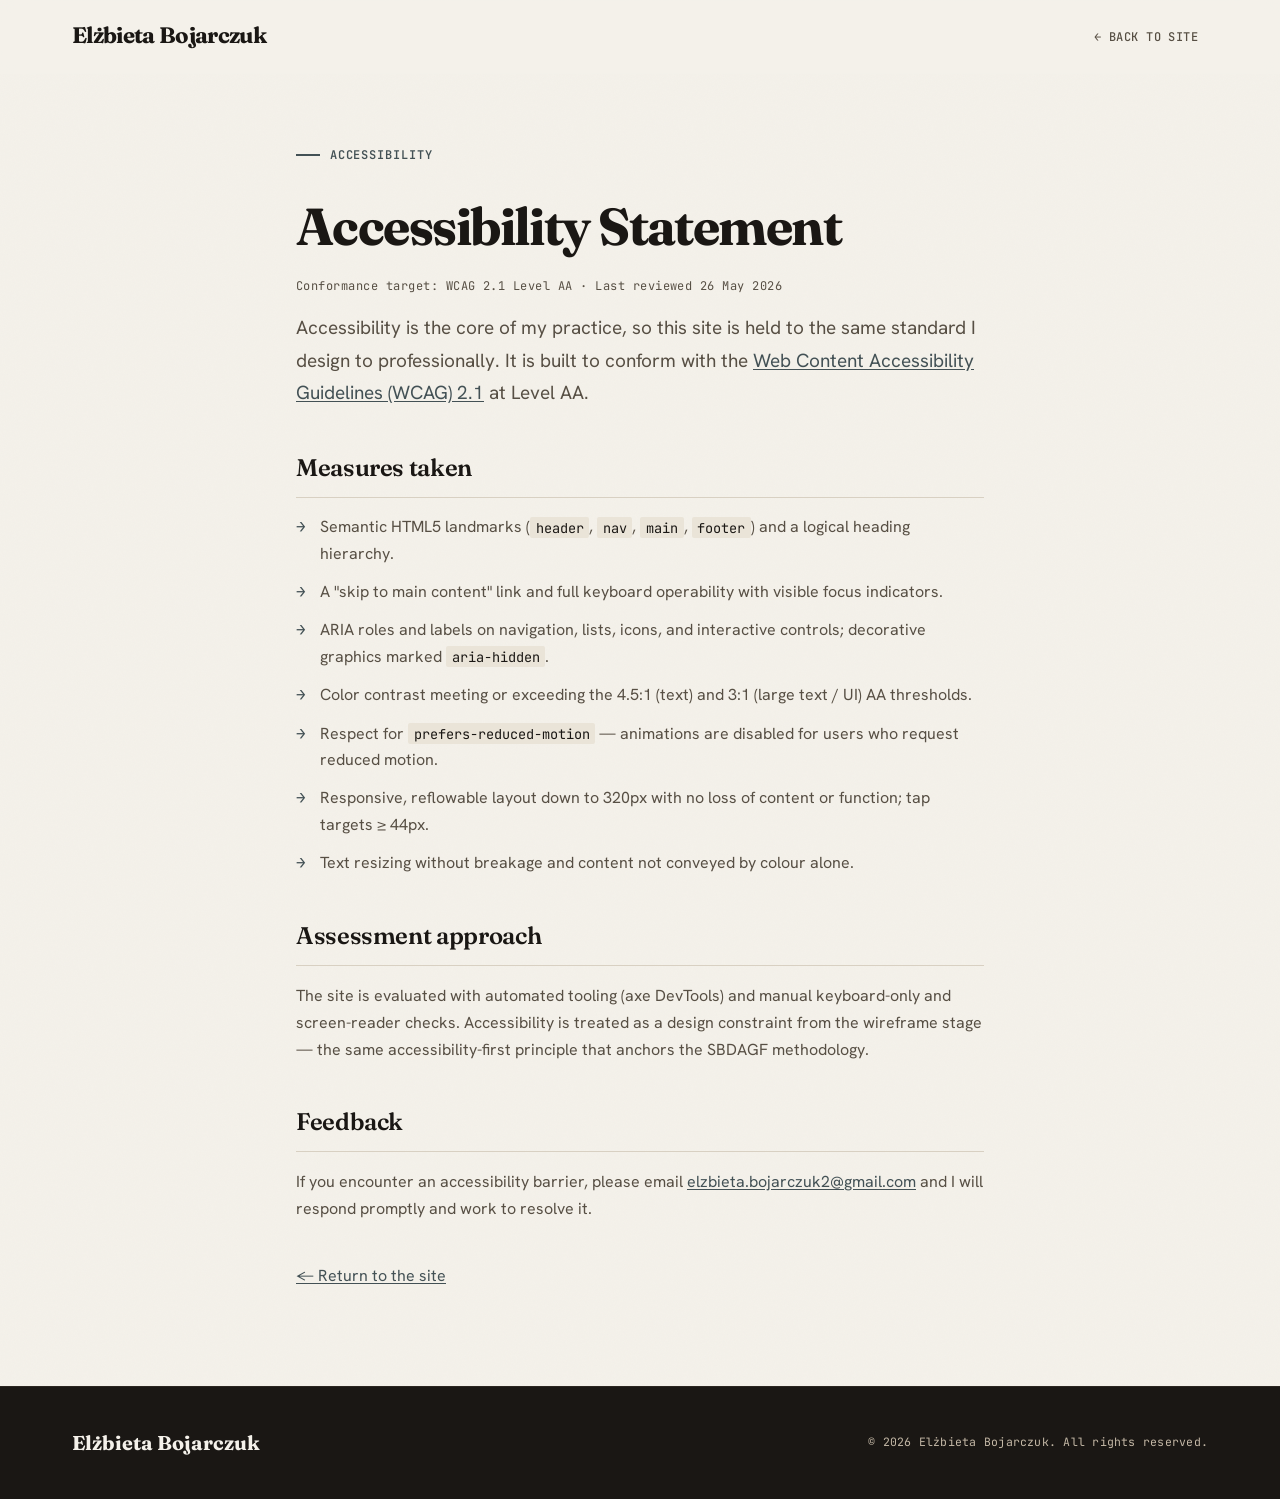
<file: accessibility.html>
<!DOCTYPE html>
<html lang="en">
<head>
  <meta charset="UTF-8">
  <meta name="viewport" content="width=device-width, initial-scale=1.0">
  <title>Accessibility Statement — Elżbieta Bojarczuk</title>
  <meta name="description" content="WCAG 2.1 Level AA accessibility statement for elzbietabojarczuk.github.io.">
  <link rel="canonical" href="https://elzbietabojarczuk.github.io/accessibility.html">
  <link rel="icon" type="image/svg+xml" href="favicon.svg">
  <link rel="preconnect" href="https://fonts.googleapis.com">
  <link rel="preconnect" href="https://fonts.gstatic.com" crossorigin>
  <link href="https://fonts.googleapis.com/css2?family=Fraunces:ital,opsz,wght@0,9..144,600;0,9..144,700;0,9..144,900;1,9..144,600&family=Hanken+Grotesk:wght@400;500;600;700&family=JetBrains+Mono:wght@400;500;600&display=swap" rel="stylesheet">
  <link rel="stylesheet" href="style.css">
</head>
<body>
  <a href="#main" class="skip-link">Skip to main content</a>
  <header class="site-header" role="banner">
    <nav class="nav" aria-label="Main navigation">
      <a href="index.html" class="nav-logo">Elżbieta Bojarczuk</a>
      <ul class="nav-links" role="list">
        <li><a href="index.html">← Back to site</a></li>
      </ul>
    </nav>
  </header>

  <main id="main" class="doc-page">
    <div class="container doc-narrow">
      <div class="section-label" data-index="§">Accessibility</div>
      <h1 class="doc-title">Accessibility Statement</h1>
      <p class="doc-meta">Conformance target: WCAG 2.1 Level AA · Last reviewed 26 May 2026</p>

      <p class="lead">Accessibility is the core of my practice, so this site is held to the same standard I design to professionally. It is built to conform with the <a href="https://www.w3.org/TR/WCAG21/" target="_blank" rel="noopener noreferrer">Web Content Accessibility Guidelines (WCAG) 2.1</a> at Level AA.</p>

      <h2 class="doc-h2">Measures taken</h2>
      <ul class="doc-list">
        <li>Semantic HTML5 landmarks (<code>header</code>, <code>nav</code>, <code>main</code>, <code>footer</code>) and a logical heading hierarchy.</li>
        <li>A "skip to main content" link and full keyboard operability with visible focus indicators.</li>
        <li>ARIA roles and labels on navigation, lists, icons, and interactive controls; decorative graphics marked <code>aria-hidden</code>.</li>
        <li>Color contrast meeting or exceeding the 4.5:1 (text) and 3:1 (large text / UI) AA thresholds.</li>
        <li>Respect for <code>prefers-reduced-motion</code> — animations are disabled for users who request reduced motion.</li>
        <li>Responsive, reflowable layout down to 320px with no loss of content or function; tap targets ≥ 44px.</li>
        <li>Text resizing without breakage and content not conveyed by colour alone.</li>
      </ul>

      <h2 class="doc-h2">Assessment approach</h2>
      <p>The site is evaluated with automated tooling (axe DevTools) and manual keyboard-only and screen-reader checks. Accessibility is treated as a design constraint from the wireframe stage — the same accessibility-first principle that anchors the SBDAGF methodology.</p>

      <h2 class="doc-h2">Feedback</h2>
      <p>If you encounter an accessibility barrier, please email <a href="mailto:elzbieta.bojarczuk2@gmail.com">elzbieta.bojarczuk2@gmail.com</a> and I will respond promptly and work to resolve it.</p>

      <p class="doc-back"><a href="index.html">← Return to the site</a></p>
    </div>
  </main>

  <footer class="site-footer" role="contentinfo">
    <div class="container footer-inner">
      <span class="footer-logo">Elżbieta Bojarczuk</span>
      <p>&copy; 2026 Elżbieta Bojarczuk. All rights reserved.</p>
    </div>
  </footer>
</body>
</html>
</file>
<file: style.css>
/* ══════════════════════════════════════════
   Elżbieta Bojarczuk — Personal Website
   style.css  ·  v3.0 — Editorial Minimalist
   Warm paper · ink · single ochre accent
   ══════════════════════════════════════════ */

/* ── Tokens ── */
:root {
  --c-bg:        #f4f1ea;
  --c-bg-alt:    #eae4d8;
  --c-surface:   #fbfaf6;
  --c-ink:       #1a1714;
  --c-ink-soft:  #2b2620;
  --c-muted:     #574f44;
  --c-faint:     #6b6256;   /* AA: ~5.1:1 on cream — for small text on light bg */
  --c-faint-dk:  #c4b8a6;   /* faint for use on dark/ink backgrounds */
  --c-rule:      #d8d0c2;
  --c-rule-strong: #8f8470;  /* AA 3:1 on cream — interactive component borders */
  --c-rule-on-ink: #7c7264;  /* AA 3:1 on ink */
  --c-rule-soft: #e6dfd2;

  --c-accent:    #435155;   /* Narragansett Green HC-157 — AA ~6.8:1 on cream */
  --c-accent-h:  #364348;
  --c-accent-on-ink: #b8c8cc; /* light teal, AA on ink backgrounds */
  --c-accent-wash: #e5eaeb;   /* light teal wash */
  --c-narragansett:   #435155;   /* BM Narragansett Green HC-157 */
  --c-narragansett-h: #364348;
  --c-raindance:      #a7b3aa;   /* BM Raindance 1572 */

  --ff-display: 'Fraunces', Georgia, 'Times New Roman', serif;
  --ff-body:    'Hanken Grotesk', -apple-system, BlinkMacSystemFont, 'Segoe UI', sans-serif;
  --ff-mono:    'JetBrains Mono', ui-monospace, 'SFMono-Regular', Menlo, monospace;

  --r-sm: 2px;
  --r-md: 3px;

  --ease-smooth: cubic-bezier(0.16, 1, 0.3, 1);

  --maxw: 76rem;
}

/* ── Reset ── */
*, *::before, *::after { box-sizing: border-box; margin: 0; padding: 0; }

html {
  scroll-behavior: smooth;
  scroll-padding-top: 5rem;
  -webkit-text-size-adjust: 100%;
}

body {
  font-family: var(--ff-body);
  font-size: 1rem;
  line-height: 1.6;
  color: var(--c-ink);
  background: var(--c-bg);
  -webkit-font-smoothing: antialiased;
  -moz-osx-font-smoothing: grayscale;
  overflow-x: hidden;
  /* faint paper grain — no gradients, no orbs */
  background-image: url("data:image/svg+xml,%3Csvg xmlns='http://www.w3.org/2000/svg' width='120' height='120'%3E%3Cfilter id='n'%3E%3CfeTurbulence type='fractalNoise' baseFrequency='0.9' numOctaves='2' stitchTiles='stitch'/%3E%3C/filter%3E%3Crect width='120' height='120' filter='url(%23n)' opacity='0.025'/%3E%3C/svg%3E");
}

img, svg { display: block; max-width: 100%; }
a { color: inherit; }
ol, ul { list-style: none; }
button { font-family: inherit; }
::selection { background: var(--c-accent); color: #fff; }

/* ── Skip link ── */
.skip-link {
  position: absolute;
  top: -200%;
  left: 1rem;
  background: var(--c-ink);
  color: var(--c-bg);
  padding: 0.6rem 1.25rem;
  border-radius: var(--r-sm);
  font-weight: 600;
  text-decoration: none;
  z-index: 9999;
  transition: top 0.2s;
}
.skip-link:focus { top: 1rem; }

/* ── Layout ── */
.container {
  max-width: var(--maxw);
  margin: 0 auto;
  padding: 0 2.5rem;
}

/* ── Focus ── */
*:focus-visible {
  outline: 2px solid var(--c-narragansett);
  outline-offset: 3px;
  border-radius: var(--r-sm);
}
/* focus contrast on dark sections */
.contact-section *:focus-visible,
.site-footer *:focus-visible { outline-color: var(--c-accent-on-ink); }

/* ══ HEADER ══════════════════════════════ */

.site-header {
  position: sticky;
  top: 0;
  z-index: 200;
  background: rgba(244, 241, 234, 0.85);
  backdrop-filter: blur(12px) saturate(140%);
  -webkit-backdrop-filter: blur(12px) saturate(140%);
  border-bottom: 1px solid transparent;
  transition: border-color 0.3s, background 0.3s;
}
.site-header.scrolled {
  border-bottom-color: var(--c-rule);
}

.nav {
  max-width: var(--maxw);
  margin: 0 auto;
  padding: 1.15rem 2.5rem;
  display: flex;
  align-items: center;
  justify-content: space-between;
}

.nav-logo {
  font-family: var(--ff-display);
  font-size: 1.4rem;
  font-weight: 700;
  color: var(--c-ink);
  letter-spacing: -0.03em;
  text-decoration: none;
  transition: color 0.2s;
}
.nav-logo:hover { color: var(--c-narragansett); }

.nav-links {
  display: flex;
  gap: 0.5rem;
}
.nav-links a {
  text-decoration: none;
  color: var(--c-muted);
  font-family: var(--ff-mono);
  font-weight: 500;
  font-size: 0.75rem;
  letter-spacing: 0.04em;
  text-transform: uppercase;
  padding: 0.4rem 0.6rem;
  position: relative;
  transition: color 0.2s;
}
.nav-links a::after {
  content: '';
  position: absolute;
  left: 0.6rem;
  right: 0.6rem;
  bottom: 0.15rem;
  height: 1.5px;
  background: var(--c-accent);
  transform: scaleX(0);
  transform-origin: left;
  transition: transform 0.25s var(--ease-smooth);
}
.nav-links a:hover,
.nav-links a.active { color: var(--c-ink); }
.nav-links a:hover::after,
.nav-links a.active::after { transform: scaleX(1); }

.nav-toggle {
  display: none;
  flex-direction: column;
  gap: 5px;
  background: none;
  border: none;
  cursor: pointer;
  padding: 0.5rem;
}
.nav-toggle span {
  display: block;
  width: 22px;
  height: 2px;
  background: var(--c-ink);
  transition: transform 0.3s var(--ease-smooth), opacity 0.3s;
}
.nav-toggle[aria-expanded="true"] span:nth-child(1) { transform: translateY(7px) rotate(45deg); }
.nav-toggle[aria-expanded="true"] span:nth-child(2) { opacity: 0; }
.nav-toggle[aria-expanded="true"] span:nth-child(3) { transform: translateY(-7px) rotate(-45deg); }

/* ══ HERO ═══════════════════════════════ */

.hero {
  position: relative;
  min-height: 90vh;
  display: flex;
  flex-direction: column;
  justify-content: center;
  background: var(--c-bg);
  overflow: hidden;
  padding: 5rem 0 3rem;
  border-bottom: 1px solid var(--c-rule);
}

/* oversized faint editorial watermark — replaces glowing orbs */
.hero-mark {
  position: absolute;
  right: -2vw;
  bottom: -8vh;
  font-family: var(--ff-display);
  font-weight: 900;
  font-size: 46vw;
  line-height: 0.8;
  color: var(--c-ink);
  opacity: 0.035;
  letter-spacing: -0.05em;
  pointer-events: none;
  user-select: none;
  z-index: 0;
}

.hero-rule {
  position: relative;
  z-index: 1;
  display: flex;
  justify-content: space-between;
  align-items: baseline;
  gap: 1rem;
  flex-wrap: wrap;
  font-family: var(--ff-mono);
  font-size: 0.72rem;
  letter-spacing: 0.08em;
  text-transform: uppercase;
  color: var(--c-faint);
  padding-bottom: 1.5rem;
  margin-bottom: 3rem;
  border-bottom: 1px solid var(--c-rule);
}
.hero-rule .accent { color: var(--c-accent); }

.hero-layout {
  position: relative;
  z-index: 1;
}

.hero-kicker {
  font-family: var(--ff-mono);
  font-size: 0.8rem;
  font-weight: 500;
  color: var(--c-accent);
  letter-spacing: 0.12em;
  text-transform: uppercase;
  margin-bottom: 1.25rem;
}

.hero h1 {
  font-family: var(--ff-display);
  font-size: clamp(3rem, 9vw, 7.5rem);
  font-weight: 900;
  line-height: 0.92;
  letter-spacing: -0.04em;
  color: var(--c-ink);
  margin-bottom: 1.5rem;
}
.hero h1 .amp {
  font-style: italic;
  font-weight: 600;
}

.hero-role {
  font-family: var(--ff-display);
  font-size: clamp(1.25rem, 2.4vw, 1.75rem);
  font-style: italic;
  font-weight: 600;
  color: var(--c-ink-soft);
  margin-bottom: 1.5rem;
}
.hero-role::before {
  content: '';
  display: inline-block;
  width: 2.5rem;
  height: 1px;
  background: var(--c-accent);
  vertical-align: middle;
  margin-right: 0.85rem;
}

.hero-tagline {
  font-size: 1.125rem;
  color: var(--c-muted);
  line-height: 1.7;
  max-width: 40rem;
  margin-bottom: 2.5rem;
}

.hero-cta {
  display: flex;
  gap: 1rem;
  flex-wrap: wrap;
}

/* Metric strip (replaces floating stat cards) */
.hero-stats {
  position: relative;
  z-index: 1;
  display: grid;
  grid-template-columns: repeat(4, 1fr);
  margin-top: 4rem;
  border-top: 1px solid var(--c-rule);
}

.stat-card {
  padding: 1.5rem 1.5rem 0;
  border-left: 1px solid var(--c-rule);
  transition: background 0.25s;
}
.stat-card:hover { background: rgba(67, 81, 85, 0.04); }
.stat-card:first-child { border-left: none; padding-left: 0; }

.stat-number {
  display: block;
  font-family: var(--ff-display);
  font-size: clamp(2.25rem, 4vw, 3.25rem);
  font-weight: 700;
  color: var(--c-ink);
  line-height: 1;
  letter-spacing: -0.02em;
  margin-bottom: 0.6rem;
}
.stat-label {
  display: block;
  font-family: var(--ff-mono);
  font-size: 0.7rem;
  font-weight: 500;
  letter-spacing: 0.06em;
  text-transform: uppercase;
  color: var(--c-faint);
}
/* word-based stats (e.g. "Worldwide") sit smaller than numeric ones */
.stat-number.is-word {
  font-size: clamp(1.5rem, 3.2vw, 2.25rem);
  font-style: italic;
}

/* Scroll hint */
.scroll-hint {
  position: absolute;
  bottom: 1.5rem;
  left: 50%;
  transform: translateX(-50%);
  color: var(--c-faint);
  display: flex;
  align-items: center;
  justify-content: center;
  width: 2.25rem;
  height: 2.25rem;
  text-decoration: none;
  animation: bounce 2.5s ease-in-out infinite;
  transition: color 0.2s;
  z-index: 1;
}
.scroll-hint:hover { color: var(--c-narragansett); }

@keyframes bounce {
  0%, 100% { transform: translateX(-50%) translateY(0); }
  50%      { transform: translateX(-50%) translateY(6px); }
}

/* ══ BUTTONS ═════════════════════════════ */

.btn {
  display: inline-flex;
  align-items: center;
  gap: 0.6rem;
  padding: 0.9rem 1.75rem;
  border-radius: var(--r-sm);
  font-family: var(--ff-mono);
  font-weight: 600;
  font-size: 0.8rem;
  letter-spacing: 0.04em;
  text-transform: uppercase;
  text-decoration: none;
  border: 1.5px solid var(--c-ink);
  cursor: pointer;
  position: relative;
  transition: background 0.22s var(--ease-smooth), color 0.22s, border-color 0.22s, transform 0.22s;
  min-height: 44px;
  white-space: nowrap;
}
.btn-primary {
  background: var(--c-ink);
  color: var(--c-bg);
}
.btn-primary:hover, .btn-primary:focus-visible {
  background: var(--c-narragansett);
  border-color: var(--c-narragansett);
  transform: translateY(-2px);
}
.btn-outline {
  background: transparent;
  color: var(--c-ink);
  border-color: var(--c-rule-strong);
}
.btn-outline:hover, .btn-outline:focus-visible {
  border-color: var(--c-raindance);
  color: var(--c-narragansett);
  transform: translateY(-2px);
}

/* ══ SECTIONS ════════════════════════════ */

.section {
  padding: 7rem 0;
  border-bottom: 1px solid var(--c-rule);
}
.section-alt {
  background: var(--c-bg-alt);
}

.section-label {
  font-family: var(--ff-mono);
  font-size: 0.75rem;
  font-weight: 600;
  letter-spacing: 0.08em;
  text-transform: uppercase;
  color: var(--c-accent);
  margin-bottom: 1.25rem;
  display: flex;
  align-items: center;
  gap: 0.6rem;
}
/* leading accent tick replaces numeric index */
.section-label::before {
  content: '';
  width: 1.5rem;
  height: 2px;
  background: var(--c-accent);
}

.section-heading {
  font-family: var(--ff-display);
  font-size: clamp(2.25rem, 4.5vw, 3.75rem);
  font-weight: 700;
  line-height: 1.05;
  letter-spacing: -0.03em;
  color: var(--c-ink);
  margin-bottom: 3rem;
}
.section-heading em {
  font-style: italic;
  font-weight: 600;
  color: var(--c-accent);
}

.subsection-heading {
  font-family: var(--ff-display);
  font-size: 1.5rem;
  font-weight: 600;
  letter-spacing: -0.015em;
  margin-top: 4rem;
  margin-bottom: 1.75rem;
  color: var(--c-ink);
  padding-bottom: 0.75rem;
  border-bottom: 1px solid var(--c-rule);
}

.lead {
  font-size: 1.1875rem;
  line-height: 1.7;
  color: var(--c-ink-soft);
}

/* ══ ABOUT ═══════════════════════════════ */

.about-grid {
  display: grid;
  grid-template-columns: 1fr 22rem;
  gap: 4rem;
  align-items: start;
}

.about-text p {
  color: var(--c-muted);
  margin-bottom: 1.1rem;
  line-height: 1.75;
}
.about-text p:last-child { margin-bottom: 0; }
.about-text .lead { color: var(--c-ink-soft); }
.about-text strong { color: var(--c-ink); font-weight: 600; }

.about-badges {
  display: flex;
  flex-wrap: wrap;
  gap: 0.5rem;
  margin-top: 1.75rem;
}

.badge {
  font-family: var(--ff-mono);
  font-size: 0.7rem;
  font-weight: 500;
  letter-spacing: 0.03em;
  padding: 0.4rem 0.75rem;
  border-radius: var(--r-sm);
  background: transparent;
  color: var(--c-ink-soft);
  border: 1px solid var(--c-rule);
}

.about-highlights {
  display: flex;
  flex-direction: column;
}

.highlight-card {
  background: transparent;
  border-top: 1px solid var(--c-rule);
  padding: 1.5rem 0;
  display: grid;
  grid-template-columns: auto 1fr;
  grid-template-rows: auto auto;
  column-gap: 1rem;
  align-items: center;
  transition: padding-left 0.25s var(--ease-smooth), border-top-color 0.25s;
}
.highlight-card--labeled {
  grid-template-rows: auto auto auto;
  position: relative;
  padding-top: 2rem;
}
.highlight-card--labeled .highlight-icon {
  grid-row: span 3;
}
.about-highlights .highlight-card:last-child { border-bottom: 1px solid var(--c-rule); }
.highlight-card:hover { padding-left: 0.5rem; border-top-color: var(--c-raindance); }

.highlight-icon {
  grid-row: span 2;
  width: 2.5rem;
  height: 2.5rem;
  border: 1px solid var(--c-rule);
  border-radius: var(--r-sm);
  color: var(--c-accent);
  display: flex;
  align-items: center;
  justify-content: center;
}

.highlight-number {
  font-family: var(--ff-display);
  font-size: 1.875rem;
  font-weight: 700;
  color: var(--c-ink);
  line-height: 1;
}
.highlight-label {
  position: absolute;
  top: 0;
  left: 0;
  transform: translateY(-50%);
  background: var(--c-bg);
  padding-right: 0.75rem;
  font-family: var(--ff-display);
  font-style: italic;
  font-size: 0.6875rem;
  font-weight: 600;
  letter-spacing: 0.04em;
  text-transform: uppercase;
  color: var(--c-accent);
  line-height: 1;
}
.highlight-text {
  font-size: 0.8125rem;
  color: var(--c-muted);
  line-height: 1.35;
}

/* ══ TIMELINE ════════════════════════════ */

.timeline {
  position: relative;
  padding-left: 2.5rem;
}
.timeline::before {
  content: '';
  position: absolute;
  left: 0.3125rem;
  top: 0.5rem;
  bottom: 0.5rem;
  width: 1px;
  background: var(--c-rule);
}

.timeline-item {
  position: relative;
  padding-bottom: 3.5rem;
  transition: padding-left 0.3s var(--ease-smooth);
}
.timeline-item:hover { padding-left: 0.5rem; }
.timeline-item:hover .timeline-dot { background: var(--c-narragansett); border-color: var(--c-narragansett); }
.timeline-item:hover .timeline-role { color: var(--c-narragansett); }
.timeline-item:last-child { padding-bottom: 0; }

.timeline-dot {
  position: absolute;
  left: -2.5rem;
  top: 0.4rem;
  transition: background 0.3s, border-color 0.3s;
  width: 11px;
  height: 11px;
  background: var(--c-accent);
  border-radius: 50%;
  z-index: 1;
}

.timeline-meta {
  display: flex;
  align-items: center;
  gap: 1rem;
  flex-wrap: wrap;
  margin-bottom: 0.6rem;
}

.timeline-date {
  font-family: var(--ff-mono);
  font-size: 0.72rem;
  font-weight: 600;
  color: var(--c-accent);
  text-transform: uppercase;
  letter-spacing: 0.05em;
}

.timeline-company {
  font-family: var(--ff-mono);
  font-size: 0.72rem;
  font-weight: 500;
  letter-spacing: 0.03em;
  color: var(--c-faint);
}
.timeline-company::before {
  content: '— ';
}

.timeline-role {
  font-family: var(--ff-display);
  font-size: 1.5rem;
  font-weight: 700;
  transition: color 0.3s;
  letter-spacing: -0.015em;
  color: var(--c-ink);
  margin-bottom: 0.75rem;
}

.timeline-body > p {
  color: var(--c-muted);
  line-height: 1.75;
  margin-bottom: 1.25rem;
  max-width: 44rem;
}

.achievement-label {
  font-family: var(--ff-mono);
  font-size: 0.7rem;
  font-weight: 600;
  letter-spacing: 0.08em;
  text-transform: uppercase;
  color: var(--c-accent);
  margin-bottom: 0.75rem;
}

.achievement-list {
  display: flex;
  flex-direction: column;
  gap: 0.6rem;
}
.achievement-list li {
  position: relative;
  padding-left: 1.5rem;
  color: var(--c-muted);
  font-size: 0.9375rem;
  line-height: 1.6;
}
.achievement-list li::before {
  content: '→';
  position: absolute;
  left: 0;
  top: 0;
  color: var(--c-accent);
  font-family: var(--ff-mono);
}
.achievement-list strong { color: var(--c-ink); font-weight: 600; }

/* ══ SBDAGF ══════════════════════════════ */

.sbdagf-section { background: var(--c-surface); }

.sbdagf-intro {
  max-width: 54rem;
  margin: 0 auto 3rem;
  text-align: center;
}
.sbdagf-intro .section-label { display: inline-flex; }
.sbdagf-intro .section-heading { margin-bottom: 0.75rem; }

.sbdagf-full-name {
  font-family: var(--ff-display);
  font-style: italic;
  font-size: 1.25rem;
  color: var(--c-ink-soft);
  margin-bottom: 0.75rem;
}

.sbdagf-license {
  font-family: var(--ff-mono);
  font-size: 0.72rem;
  letter-spacing: 0.04em;
  text-transform: uppercase;
  color: var(--c-faint);
  margin-bottom: 1.75rem;
}
.sbdagf-license a { color: var(--c-accent); text-decoration: underline; text-underline-offset: 2px; }

.sbdagf-lead {
  max-width: 46rem;
  margin: 0 auto;
}

/* PDF download CTA — primary black button, single row */
.pdf-download {
  display: inline-flex;
  align-items: center;
  gap: 0.8rem;
  margin: 2.25rem auto 0;
  padding: 1.2rem 2.25rem;
  text-decoration: none;
  color: var(--c-bg);
  background: var(--c-ink);
  border: 1.5px solid var(--c-ink);
  border-radius: var(--r-sm);
  position: relative;
  min-height: 56px;
  transition: background 0.25s var(--ease-smooth), border-color 0.25s, transform 0.25s var(--ease-smooth);
}
.pdf-download:hover,
.pdf-download:focus-visible {
  background: var(--c-narragansett);
  border-color: var(--c-narragansett);
  transform: translateY(-2px);
}

.pdf-download-icon {
  flex: none;
  align-self: center;
  width: 24px;
  height: 24px;
  display: block;
}
.pdf-download:hover .pdf-download-icon { animation: nudge-down 0.6s var(--ease-smooth); }
@keyframes nudge-down {
  0%, 100% { transform: translateY(0); }
  50% { transform: translateY(3px); }
}

.pdf-download-label {
  align-self: center;
  line-height: 1;
  font-family: var(--ff-body);
  font-size: 1.0625rem;
  font-weight: 600;
  letter-spacing: 0.01em;
}
.pdf-download-meta {
  align-self: center;
  line-height: 1;
  font-family: var(--ff-mono);
  font-size: 0.7rem;
  letter-spacing: 0.06em;
  text-transform: uppercase;
  color: var(--c-rule);
  padding-left: 0.7rem;
  margin-left: 0.2rem;
  border-left: 1px solid rgba(255,255,255,0.25);
}

.sbdagf-stats {
  display: grid;
  grid-template-columns: repeat(3, 1fr);
  padding: 2.5rem 0;
  border-top: 1px solid var(--c-rule);
  border-bottom: 1px solid var(--c-rule);
  margin-bottom: 1rem;
}

.sbdagf-stat-item {
  text-align: center;
  padding: 0 1.5rem;
  border-left: 1px solid var(--c-rule);
}
.sbdagf-stat-item:first-child { border-left: none; }
.sbdagf-stat-num {
  display: block;
  font-family: var(--ff-display);
  font-size: 2.5rem;
  font-weight: 700;
  color: var(--c-ink);
  line-height: 1;
  letter-spacing: -0.02em;
}
.sbdagf-stat-desc {
  display: block;
  font-size: 0.8125rem;
  color: var(--c-muted);
  max-width: 13rem;
  margin: 0.6rem auto 0;
  line-height: 1.4;
}

/* Principles */
.principles-grid {
  display: grid;
  grid-template-columns: repeat(2, 1fr);
  gap: 1px;
  background: var(--c-rule);
  border: 1px solid var(--c-rule);
}
.principles-grid .principle-card:last-child {
  grid-column: span 2;
}

.principle-card {
  background: var(--c-surface);
  border: 1px solid transparent;
  padding: 2rem;
  transition: background 0.25s, border-color 0.25s, transform 0.25s var(--ease-smooth);
  position: relative;
}
.principle-card:hover { background: var(--c-bg); border-color: var(--c-raindance); transform: translateY(-2px); }

.principle-card--accent {
  background: var(--c-accent-wash);
  box-shadow: inset 3px 0 0 var(--c-accent);
}
.principle-card--accent:hover { background: var(--c-accent-wash); border-color: var(--c-raindance); }
.principle-card--accent h4 { color: var(--c-ink); }
.principle-card--accent p { color: var(--c-muted); }

.principle-num {
  font-family: var(--ff-mono);
  font-size: 0.8rem;
  font-weight: 600;
  color: var(--c-accent);
  letter-spacing: 0.05em;
  margin-bottom: 1rem;
  display: block;
}

.principle-card h4 {
  font-family: var(--ff-display);
  font-size: 1.1875rem;
  font-weight: 600;
  color: var(--c-ink);
  margin-bottom: 0.75rem;
  line-height: 1.2;
}
.principle-card p {
  font-size: 0.9375rem;
  color: var(--c-muted);
  line-height: 1.65;
}

/* Layers */
.layers-grid {
  display: grid;
  grid-template-columns: repeat(2, 1fr);
  gap: 1.5rem;
}

.layer-card {
  background: var(--c-bg);
  border: 1px solid var(--c-rule);
  border-radius: var(--r-sm);
  padding: 2rem;
}

.layer-badge {
  display: inline-block;
  font-family: var(--ff-mono);
  font-size: 0.7rem;
  font-weight: 600;
  text-transform: uppercase;
  letter-spacing: 0.06em;
  color: var(--c-accent);
  border: 1px solid var(--c-accent);
  padding: 0.25rem 0.6rem;
  border-radius: var(--r-sm);
  margin-bottom: 1rem;
}

.layer-card h4 {
  font-family: var(--ff-display);
  font-size: 1.25rem;
  font-weight: 600;
  margin-bottom: 0.5rem;
}

.layer-audience {
  font-size: 0.875rem;
  color: var(--c-faint);
  margin-bottom: 1.5rem;
  line-height: 1.5;
}

.flow-row {
  display: flex;
  align-items: center;
  gap: 0.5rem;
  flex-wrap: wrap;
}
.flow-step {
  font-family: var(--ff-mono);
  font-size: 0.75rem;
  font-weight: 500;
  color: var(--c-ink);
  padding: 0.35rem 0.6rem;
  border-radius: var(--r-sm);
  border: 1px solid var(--c-rule);
  white-space: nowrap;
}
.flow-arrow {
  color: var(--c-accent);
  font-family: var(--ff-mono);
}

/* Phases */
.phases-grid {
  display: grid;
  grid-template-columns: repeat(auto-fit, minmax(15rem, 1fr));
  gap: 1.5rem;
}

.phase-card {
  background: var(--c-bg);
  border-top: 2px solid var(--c-ink);
  padding: 1.5rem 0 0;
  transition: border-color 0.25s;
}
.phase-card:hover { border-color: var(--c-raindance); }

.phase-num {
  font-family: var(--ff-display);
  font-size: 2.5rem;
  font-weight: 700;
  color: var(--c-ink);
  line-height: 1;
  display: block;
  margin-bottom: 1rem;
  letter-spacing: -0.02em;
}
.phase-card:hover .phase-num { color: var(--c-narragansett); }

.phase-card h4 {
  font-family: var(--ff-display);
  font-size: 1.0625rem;
  font-weight: 600;
  color: var(--c-ink);
  margin-bottom: 0.5rem;
}
.phase-card p {
  font-size: 0.875rem;
  color: var(--c-muted);
  line-height: 1.65;
}

/* Audience */
.audience-grid {
  display: grid;
  grid-template-columns: repeat(auto-fit, minmax(14rem, 1fr));
  gap: 1px;
  background: var(--c-rule);
  border: 1px solid var(--c-rule);
}

.audience-card {
  background: var(--c-surface);
  padding: 1.75rem;
  transition: background 0.25s, transform 0.25s var(--ease-smooth);
}
.audience-card:hover { background: var(--c-bg); transform: translateY(-3px); }

.audience-icon {
  display: flex;
  align-items: center;
  justify-content: center;
  width: 2.5rem;
  height: 2.5rem;
  border-radius: 0.5rem;
  background: color-mix(in srgb, var(--c-accent) 10%, transparent);
  color: var(--c-accent);
  margin-bottom: 0.875rem;
}
.audience-icon svg { stroke: var(--c-accent); }

.audience-card h4 {
  font-family: var(--ff-display);
  font-size: 1.0625rem;
  font-weight: 600;
  color: var(--c-ink);
  margin-bottom: 0.5rem;
}
.audience-card p {
  font-size: 0.875rem;
  color: var(--c-muted);
  line-height: 1.65;
}

/* ══ SKILLS ══════════════════════════════ */

.skills-grid {
  display: grid;
  grid-template-columns: repeat(2, 1fr);
  gap: 3rem 4rem;
}

.skill-group h3 {
  font-family: var(--ff-mono);
  font-size: 0.72rem;
  font-weight: 600;
  color: var(--c-accent);
  margin-bottom: 1.25rem;
  text-transform: uppercase;
  letter-spacing: 0.08em;
  padding-bottom: 0.6rem;
  border-bottom: 1px solid var(--c-rule);
}

.tag-list {
  display: flex;
  flex-wrap: wrap;
  gap: 0.5rem;
}
.tag-list li {
  background: transparent;
  border: 1px solid var(--c-rule);
  border-radius: var(--r-sm);
  padding: 0.35rem 0.8rem;
  font-size: 0.875rem;
  font-weight: 500;
  color: var(--c-ink-soft);
  transition: border-color 0.2s, color 0.2s, background 0.2s;
}
.tag-list li:hover {
  border-color: var(--c-narragansett);
  background: var(--c-ink);
  color: var(--c-bg);
}

.skill-subheading {
  font-family: var(--ff-mono);
  font-size: 0.72rem;
  font-weight: 600;
  letter-spacing: 0.08em;
  text-transform: uppercase;
  color: var(--c-muted);
  margin-top: 2rem;
  margin-bottom: 0.75rem;
}

.education-list {
  display: flex;
  flex-direction: column;
  gap: 1rem;
}
.education-list li {
  display: flex;
  flex-direction: column;
}
.education-list strong {
  font-size: 0.9375rem;
  font-weight: 600;
  color: var(--c-ink);
}
.education-list span {
  font-size: 0.875rem;
  color: var(--c-faint);
}

/* ══ CONTACT ═════════════════════════════ */

.contact-section {
  background: var(--c-ink);
  color: var(--c-bg);
  border-bottom: none;
}
.contact-section .section-heading { color: var(--c-bg); }
.contact-section .section-heading em { color: var(--c-accent-on-ink); }
.contact-section .section-label { color: var(--c-accent-on-ink); }
.contact-section .section-label::before { background: var(--c-accent-on-ink); }
.contact-section .contact-label { color: var(--c-faint-dk); }

.contact-lead {
  font-size: 1.1875rem;
  color: var(--c-rule);
  max-width: 38rem;
  margin-bottom: 3rem;
  line-height: 1.7;
}

.contact-grid {
  display: grid;
  grid-template-columns: repeat(auto-fit, minmax(13rem, 1fr));
  gap: 1.5rem;
}

.contact-card {
  display: flex;
  flex-direction: column;
  align-items: flex-start;
  gap: 0.25rem;
  padding: 1.75rem;
  background: transparent;
  border: 1px solid var(--c-rule-on-ink);
  border-radius: var(--r-sm);
  text-decoration: none;
  transition: border-color 0.25s, transform 0.25s var(--ease-smooth), background 0.25s;
}
.contact-card:hover, .contact-card:focus-visible {
  border-color: var(--c-raindance);
  background: var(--c-ink-soft);
  transform: translateY(-3px);
}

.contact-icon-wrap {
  width: 2.5rem;
  height: 2.5rem;
  border-radius: var(--r-sm);
  border: 1px solid var(--c-ink-soft);
  color: var(--c-accent);
  display: flex;
  align-items: center;
  justify-content: center;
  margin-bottom: 1rem;
  transition: border-color 0.25s;
}
.contact-card:hover .contact-icon-wrap { border-color: var(--c-raindance); }

.contact-logo {
  width: 100%;
  height: 100%;
  object-fit: contain;
  padding: 3px;
  border-radius: 2px;
}

.contact-label {
  font-family: var(--ff-mono);
  font-size: 0.68rem;
  font-weight: 600;
  text-transform: uppercase;
  letter-spacing: 0.08em;
  color: var(--c-faint);
}
.contact-value {
  font-size: 0.9375rem;
  font-weight: 600;
  color: var(--c-bg);
  word-break: break-word;
}

/* ══ FOOTER ══════════════════════════════ */

.site-footer {
  padding: 2.5rem 0;
  background: var(--c-ink);
  border-top: 1px solid var(--c-ink-soft);
}

.footer-inner {
  display: flex;
  align-items: center;
  justify-content: space-between;
  gap: 1rem;
  flex-wrap: wrap;
}

.footer-logo {
  font-family: var(--ff-display);
  font-size: 1.25rem;
  font-weight: 700;
  color: var(--c-bg);
}

.footer-inner p {
  font-family: var(--ff-mono);
  font-size: 0.72rem;
  letter-spacing: 0.02em;
  color: var(--c-faint-dk);
}

.footer-note a {
  color: var(--c-accent-on-ink);
  text-decoration: underline;
  text-underline-offset: 2px;
}
.footer-note a:hover { color: var(--c-accent-on-ink); }

/* ══ CASE STUDIES ════════════════════════ */

.case-grid {
  display: grid;
  grid-template-columns: repeat(auto-fit, minmax(17rem, 1fr));
  gap: 1.5rem;
}
.case-card {
  display: flex;
  flex-direction: column;
  background: var(--c-surface);
  border: 1px solid var(--c-rule-strong);
  border-radius: var(--r-sm);
  padding: 1.75rem;
  transition: border-color 0.25s, transform 0.25s var(--ease-smooth);
}
.case-card:hover { border-color: var(--c-narragansett); transform: translateY(-3px); }
.case-tag {
  font-family: var(--ff-mono);
  font-size: 0.7rem;
  font-weight: 600;
  letter-spacing: 0.06em;
  text-transform: uppercase;
  color: var(--c-accent);
}
.case-card h3 {
  font-family: var(--ff-display);
  font-size: 1.25rem;
  font-weight: 600;
  letter-spacing: -0.015em;
  color: var(--c-ink);
  margin: 0.6rem 0 1rem;
}
.case-metric {
  padding: 0.9rem 0;
  border-top: 1px solid var(--c-rule);
  border-bottom: 1px solid var(--c-rule);
  margin-bottom: 1rem;
}
.case-metric-num {
  display: block;
  font-family: var(--ff-display);
  font-size: 1.75rem;
  font-weight: 700;
  color: var(--c-ink);
  line-height: 1.05;
  letter-spacing: -0.02em;
}
.case-metric-label {
  display: block;
  font-family: var(--ff-mono);
  font-size: 0.68rem;
  letter-spacing: 0.05em;
  text-transform: uppercase;
  color: var(--c-faint);
  margin-top: 0.3rem;
}
.case-card p { font-size: 0.9375rem; color: var(--c-muted); line-height: 1.65; }
.case-more {
  display: inline-block;
  margin-top: 1rem;
  font-family: var(--ff-mono);
  font-size: 0.72rem;
  font-weight: 600;
  letter-spacing: 0.04em;
  color: var(--c-accent);
  text-decoration: none;
}
.case-more:hover { text-decoration: underline; }

.case-chips {
  display: flex;
  flex-wrap: wrap;
  gap: 0.4rem;
  margin-top: 1.1rem;
}
.case-chips li {
  font-family: var(--ff-mono);
  font-size: 0.68rem;
  letter-spacing: 0.03em;
  color: var(--c-ink-soft);
  border: 1px solid var(--c-rule);
  border-radius: var(--r-sm);
  padding: 0.25rem 0.5rem;
}

.client-strip {
  margin-top: 3.5rem;
  padding-top: 1.75rem;
  border-top: 1px solid var(--c-rule);
}
.client-strip-label {
  display: block;
  font-family: var(--ff-mono);
  font-size: 0.7rem;
  letter-spacing: 0.08em;
  text-transform: uppercase;
  color: var(--c-faint);
  margin-bottom: 1rem;
}
.client-strip ul {
  display: flex;
  flex-wrap: wrap;
  gap: 0.6rem 1.5rem;
}
.client-strip li {
  font-family: var(--ff-display);
  font-size: 1.0625rem;
  font-weight: 600;
  color: var(--c-ink-soft);
}

/* ══ NATIONAL IMPACT ═════════════════════ */

.impact-lead { max-width: 50rem; margin-bottom: 2.5rem; }
.impact-grid {
  display: grid;
  grid-template-columns: repeat(auto-fit, minmax(16rem, 1fr));
  gap: 1.25rem;
}
.impact-card {
  background: var(--c-surface);
  border: 1px solid var(--c-rule);
  border-radius: var(--r-sm);
  padding: 1.75rem;
  display: flex;
  flex-direction: column;
  transition: border-color 0.25s, transform 0.25s var(--ease-smooth);
}
.impact-card:hover { border-color: var(--c-raindance); transform: translateY(-2px); }
.impact-num {
  font-family: var(--ff-display);
  font-size: 2.5rem;
  font-weight: 700;
  color: var(--c-ink);
  line-height: 1;
  letter-spacing: -0.02em;
  margin-bottom: 0.75rem;
}
.impact-card p { font-size: 0.9375rem; color: var(--c-muted); line-height: 1.6; flex: 1; }
.impact-source {
  font-family: var(--ff-mono);
  font-size: 0.68rem;
  letter-spacing: 0.03em;
  color: var(--c-accent);
  text-decoration: none;
  margin-top: 1rem;
}
.impact-source:hover, .impact-source:focus-visible { text-decoration: underline; text-underline-offset: 2px; }

.impact-callout {
  margin-top: 2rem;
  padding: 2rem 2.25rem;
  background: var(--c-accent-wash);
  box-shadow: inset 3px 0 0 var(--c-accent);
  border-radius: var(--r-sm);
}
.impact-callout h3 {
  font-family: var(--ff-display);
  font-size: 1.375rem;
  font-weight: 600;
  letter-spacing: -0.015em;
  color: var(--c-ink);
  margin-bottom: 0.6rem;
}
.impact-callout p { color: var(--c-ink-soft); line-height: 1.7; max-width: 52rem; }
.impact-a11y-note {
  margin-top: 1rem;
  font-family: var(--ff-mono);
  font-size: 0.78rem;
  color: var(--c-muted);
}
.impact-a11y-note a { color: var(--c-accent); text-decoration: none; }
.impact-a11y-note a:hover { text-decoration: underline; }

/* ══ RECOGNITION ═════════════════════════ */

.recognition-grid {
  display: grid;
  grid-template-columns: repeat(auto-fit, minmax(16rem, 1fr));
  gap: 1.25rem;
}
.rec-card {
  display: block;
  background: var(--c-surface);
  border: 1px solid var(--c-rule-strong);
  border-radius: var(--r-sm);
  padding: 1.5rem;
  text-decoration: none;
  color: inherit;
  transition: border-color 0.25s, transform 0.25s var(--ease-smooth);
}
a.rec-card:hover, a.rec-card:focus-visible { border-color: var(--c-raindance); transform: translateY(-3px); }
.rec-year {
  font-family: var(--ff-mono);
  font-size: 0.7rem;
  font-weight: 600;
  letter-spacing: 0.05em;
  text-transform: uppercase;
  color: var(--c-accent);
}
.rec-card h3 {
  font-family: var(--ff-display);
  font-size: 1.1875rem;
  font-weight: 600;
  color: var(--c-ink);
  margin: 0.5rem 0 0.5rem;
}
.rec-card p { font-size: 0.875rem; color: var(--c-muted); line-height: 1.6; }
.rec-go {
  display: inline-block;
  margin-top: 0.875rem;
  font-family: var(--ff-mono);
  font-size: 0.72rem;
  font-weight: 600;
  color: var(--c-accent);
}

.logo-wall {
  margin-top: 3.5rem;
  padding-top: 1.75rem;
  border-top: 1px solid var(--c-rule);
}
.logo-wall-label {
  display: block;
  font-family: var(--ff-mono);
  font-size: 0.7rem;
  letter-spacing: 0.08em;
  text-transform: uppercase;
  color: var(--c-faint);
  margin-bottom: 1.1rem;
}
.logo-wall ul {
  display: flex;
  flex-wrap: wrap;
  gap: 1rem 2.25rem;
  align-items: baseline;
}
.logo-wall li {
  font-family: var(--ff-display);
  font-size: 1.25rem;
  font-weight: 600;
  letter-spacing: -0.01em;
  color: var(--c-ink-soft);
}

/* ══ PUBLICATIONS ════════════════════════ */

.pub-list { display: flex; flex-direction: column; gap: 1.25rem; }
.pub-item {
  background: var(--c-surface);
  border: 1px solid var(--c-rule);
  border-radius: var(--r-sm);
  padding: 1.75rem;
  transition: border-color 0.25s, transform 0.25s var(--ease-smooth);
}
.pub-item:hover { border-color: var(--c-raindance); transform: translateY(-2px); }
.pub-meta {
  display: flex;
  gap: 0.75rem;
  align-items: center;
  font-family: var(--ff-mono);
  font-size: 0.7rem;
  letter-spacing: 0.05em;
  text-transform: uppercase;
  margin-bottom: 0.6rem;
}
.pub-type { color: var(--c-accent); font-weight: 600; }
.pub-date { color: var(--c-faint); }
.pub-item h3 {
  font-family: var(--ff-display);
  font-size: 1.25rem;
  font-weight: 600;
  letter-spacing: -0.015em;
  color: var(--c-ink);
  margin-bottom: 0.5rem;
}
.pub-item p { color: var(--c-muted); line-height: 1.65; }
.pub-actions { display: flex; flex-wrap: wrap; gap: 1.25rem; margin-top: 1rem; }
.pub-link {
  font-family: var(--ff-mono);
  font-size: 0.78rem;
  font-weight: 600;
  color: var(--c-accent);
  text-decoration: underline;
  text-underline-offset: 3px;
}
.pub-link:hover, .pub-link:focus-visible { color: var(--c-narragansett); }

.cite-block {
  margin-top: 2rem;
  background: var(--c-surface);
  border: 1px solid var(--c-rule);
  border-radius: var(--r-sm);
  padding: 1.75rem;
}
.cite-block h3 {
  font-family: var(--ff-display);
  font-size: 1.125rem;
  font-weight: 600;
  color: var(--c-ink);
  margin-bottom: 1rem;
}
.cite-block pre {
  background: var(--c-ink);
  color: var(--c-bg);
  border-radius: var(--r-sm);
  padding: 1.25rem;
  overflow-x: auto;
  font-family: var(--ff-mono);
  font-size: 0.8rem;
  line-height: 1.6;
}
.cite-note {
  font-family: var(--ff-mono);
  font-size: 0.72rem;
  color: var(--c-faint);
  margin-top: 0.875rem;
}
.cite-pre-wrap { position: relative; }
.cite-copy-btn {
  position: absolute;
  top: 0.6rem;
  right: 0.6rem;
  font-family: var(--ff-mono);
  font-size: 0.68rem;
  font-weight: 600;
  letter-spacing: 0.05em;
  text-transform: uppercase;
  color: var(--c-bg);
  background: transparent;
  border: 1px solid rgba(255,255,255,0.25);
  border-radius: var(--r-sm);
  padding: 0.2rem 0.6rem;
  cursor: pointer;
  transition: background 0.2s, border-color 0.2s;
}
.cite-copy-btn:hover { background: rgba(255,255,255,0.12); border-color: rgba(255,255,255,0.5); }
.cite-copy-btn.copied { color: var(--c-accent-on-ink); border-color: var(--c-accent-on-ink); }

/* ══ MENTORSHIP ══════════════════════════ */

.mentor-lead { max-width: 48rem; margin-bottom: 2rem; }
.mentor-stats {
  display: grid;
  grid-template-columns: repeat(5, 1fr);
  border-top: 1px solid var(--c-rule);
  border-bottom: 1px solid var(--c-rule);
  padding: 1.75rem 0;
  margin-bottom: 0.75rem;
}
.mentor-stat { text-align: center; padding: 0 1rem; border-left: 1px solid var(--c-rule); }
.mentor-stat:first-child { border-left: none; }
.mentor-stat-num {
  display: block;
  font-family: var(--ff-display);
  font-size: 2.5rem;
  font-weight: 700;
  color: var(--c-ink);
  line-height: 1;
  letter-spacing: -0.02em;
}
.mentor-stat-label {
  display: block;
  font-family: var(--ff-mono);
  font-size: 0.7rem;
  letter-spacing: 0.05em;
  text-transform: uppercase;
  color: var(--c-faint);
  margin-top: 0.5rem;
}
.mentor-source {
  font-family: var(--ff-mono);
  font-size: 0.72rem;
  color: var(--c-faint);
  margin-bottom: 2.5rem;
}
.mentor-source a { color: var(--c-accent); text-decoration: underline; text-underline-offset: 2px; }
.mentor-grid {
  display: grid;
  grid-template-columns: repeat(auto-fit, minmax(15rem, 1fr));
  gap: 1.25rem;
}
.mentor-card {
  background: var(--c-surface);
  border: 1px solid var(--c-rule);
  border-radius: var(--r-sm);
  border-top: 2px solid var(--c-ink);
  padding: 1.5rem;
  transition: border-color 0.25s, transform 0.25s var(--ease-smooth);
}
.mentor-card:hover { border-color: var(--c-raindance); transform: translateY(-2px); }
.mentor-card h3 {
  font-family: var(--ff-display);
  font-size: 1.125rem;
  font-weight: 600;
  color: var(--c-ink);
  margin-bottom: 0.5rem;
}
.mentor-card p { font-size: 0.9375rem; color: var(--c-muted); line-height: 1.6; }
.mentor-cta { margin-top: 2rem; }

/* ══ FOOTER NAV ══════════════════════════ */

.footer-nav {
  display: flex;
  flex-wrap: wrap;
  gap: 0.5rem 1.5rem;
  padding-bottom: 1.5rem;
  margin-bottom: 1.5rem;
  border-bottom: 1px solid var(--c-ink-soft);
}
.footer-nav a {
  font-family: var(--ff-mono);
  font-size: 0.72rem;
  letter-spacing: 0.04em;
  text-transform: uppercase;
  color: var(--c-faint-dk);
  text-decoration: none;
  transition: color 0.2s;
}
.footer-nav a:hover, .footer-nav a:focus-visible { color: var(--c-accent-on-ink); }

/* ══ DOC PAGES (accessibility / evidence) ═ */

.doc-page { padding: 4.5rem 0 5rem; }
.doc-narrow { max-width: 48rem; }
.doc-title {
  font-family: var(--ff-display);
  font-size: clamp(2.25rem, 5vw, 3.25rem);
  font-weight: 700;
  letter-spacing: -0.03em;
  color: var(--c-ink);
  margin-bottom: 0.5rem;
}
.doc-meta {
  font-family: var(--ff-mono);
  font-size: 0.75rem;
  letter-spacing: 0.04em;
  color: var(--c-faint);
  margin-bottom: 2rem;
}
.doc-page .lead { margin-bottom: 2rem; }
.doc-h2 {
  font-family: var(--ff-display);
  font-size: 1.5rem;
  font-weight: 600;
  letter-spacing: -0.015em;
  color: var(--c-ink);
  margin: 2.5rem 0 1rem;
  padding-bottom: 0.6rem;
  border-bottom: 1px solid var(--c-rule);
}
.doc-list { display: flex; flex-direction: column; gap: 0.75rem; margin: 0 0 1rem; }
.doc-list li {
  position: relative;
  padding-left: 1.5rem;
  color: var(--c-muted);
  line-height: 1.65;
}
.doc-list li::before {
  content: '→';
  position: absolute;
  left: 0;
  color: var(--c-accent);
  font-family: var(--ff-mono);
}
.doc-page p { color: var(--c-muted); line-height: 1.7; margin-bottom: 1rem; }
.doc-page a { color: var(--c-accent); text-decoration: underline; text-underline-offset: 2px; }
.doc-page a:hover { color: var(--c-accent-h); }
.doc-page code {
  font-family: var(--ff-mono);
  font-size: 0.85em;
  background: var(--c-bg-alt);
  padding: 0.1rem 0.35rem;
  border-radius: var(--r-sm);
  color: var(--c-ink);
}
.doc-note {
  background: var(--c-accent-wash);
  box-shadow: inset 3px 0 0 var(--c-accent);
  border-radius: var(--r-sm);
  padding: 1.5rem 1.75rem;
  margin: 1.5rem 0 2rem;
}
.doc-note p, .doc-note { color: var(--c-ink-soft); line-height: 1.65; }
.doc-table {
  width: 100%;
  border-collapse: collapse;
  margin: 0 0 1.5rem;
  font-size: 0.9rem;
}
.doc-table th, .doc-table td {
  text-align: left;
  padding: 0.7rem 0.75rem;
  border-bottom: 1px solid var(--c-rule);
  vertical-align: top;
}
.doc-table th {
  font-family: var(--ff-mono);
  font-size: 0.7rem;
  letter-spacing: 0.04em;
  text-transform: uppercase;
  color: var(--c-faint);
}
.doc-table td { color: var(--c-muted); line-height: 1.5; }
.doc-back { margin-top: 2.5rem; }

/* ══ SCROLL REVEAL ANIMATIONS ════════════ */

.reveal {
  opacity: 0;
  transform: translateY(18px);
  transition: opacity 0.7s var(--ease-smooth), transform 0.7s var(--ease-smooth);
}
.reveal--delay-1 { transition-delay: 0.1s; }
.reveal--delay-2 { transition-delay: 0.2s; }
.reveal.visible {
  opacity: 1;
  transform: none;
}

/* ══ RESPONSIVE ══════════════════════════ */

@media (max-width: 60rem) {
  .hero-stats { grid-template-columns: repeat(2, 1fr); gap: 0; }
  .stat-card {
    border-left: 1px solid var(--c-rule);
    border-top: 1px solid var(--c-rule);
    padding: 1.25rem 1.25rem 1.25rem;
  }
  .stat-card:first-child, .stat-card:nth-child(3) { border-left: none; padding-left: 0; }
  .about-grid { grid-template-columns: 1fr; gap: 2.5rem; }
  .principles-grid { grid-template-columns: 1fr; }
  .principles-grid .principle-card:last-child { grid-column: span 1; }
  .layers-grid { grid-template-columns: 1fr; }
  .skills-grid { grid-template-columns: 1fr; gap: 2.5rem; }
  .sbdagf-stats { grid-template-columns: 1fr; gap: 0; }
  .sbdagf-stat-item {
    border-left: none;
    border-top: 1px solid var(--c-rule);
    padding: 1.5rem 0;
  }
  .sbdagf-stat-item:first-child { border-top: none; }
  .sbdagf-stat-desc { max-width: none; }
  .contact-grid { grid-template-columns: 1fr; max-width: 30rem; }
}

@media (max-width: 48rem) {
  .container { padding: 0 1.5rem; }
  .section { padding: 4.5rem 0; }
  .hero { padding: 4rem 0 3rem; min-height: auto; }
  .hero-mark { font-size: 60vw; bottom: -4vh; }
  .nav { padding: 1rem 1.5rem; }

  .nav-links {
    display: none;
    position: fixed;
    inset: 0;
    background: var(--c-bg);
    flex-direction: column;
    align-items: center;
    justify-content: center;
    gap: 1rem;
    z-index: 150;
  }
  .nav-links.open { display: flex; }
  .nav-links a { font-size: 1rem; padding: 0.75rem 1.5rem; }
  .nav-toggle { display: flex; z-index: 201; position: relative; }

  .footer-inner { flex-direction: column; text-align: center; }
}

/* ══ CONTACT CTA · NEWSLETTER · MODAL ════ */

.contact-actions { margin-bottom: 2.5rem; }

.btn-invert {
  background: var(--c-bg);
  color: var(--c-ink);
  border-color: var(--c-bg);
}
.btn-invert:hover, .btn-invert:focus-visible {
  background: var(--c-accent-on-ink);
  border-color: var(--c-accent-on-ink);
  color: var(--c-ink);
  transform: translateY(-2px);
}

.newsletter { margin-top: 3.5rem; max-width: 34rem; }
.newsletter-label {
  display: block;
  font-family: var(--ff-mono);
  font-size: 0.72rem;
  letter-spacing: 0.08em;
  text-transform: uppercase;
  color: var(--c-faint-dk);
  margin-bottom: 0.75rem;
}
.newsletter-row { display: flex; gap: 0.6rem; flex-wrap: wrap; }
.newsletter-input {
  flex: 1 1 14rem;
  min-width: 0;
  font-family: var(--ff-body);
  font-size: 0.95rem;
  color: var(--c-bg);
  background: rgba(255, 255, 255, 0.04);
  border: 1px solid var(--c-rule-on-ink);
  border-radius: var(--r-sm);
  padding: 0.85rem 1rem;
  min-height: 48px;
}
.newsletter-input::placeholder { color: var(--c-faint-dk); }
.newsletter-input:focus-visible {
  outline-color: var(--c-accent-on-ink);
  border-color: var(--c-accent-on-ink);
}
.newsletter-input[aria-invalid="true"] { border-color: var(--c-accent-on-ink); }
.newsletter-note {
  font-family: var(--ff-mono);
  font-size: 0.7rem;
  color: var(--c-faint-dk);
  margin-top: 0.75rem;
}
.newsletter .btn-invert { flex: 0 0 auto; }

.modal-backdrop {
  position: fixed;
  inset: 0;
  z-index: 1000;
  display: flex;
  align-items: center;
  justify-content: center;
  padding: 1.5rem;
  background: rgba(26, 23, 20, 0.6);
  backdrop-filter: blur(4px);
  -webkit-backdrop-filter: blur(4px);
  opacity: 0;
  animation: modal-fade 0.25s var(--ease-smooth) forwards;
}
.modal-backdrop[hidden] { display: none; }
@keyframes modal-fade { to { opacity: 1; } }
.modal {
  position: relative;
  width: 100%;
  max-width: 30rem;
  background: var(--c-surface);
  color: var(--c-ink);
  border: 1px solid var(--c-rule);
  border-radius: var(--r-md);
  padding: 2.5rem 2.25rem;
  box-shadow: 0 24px 60px rgba(0, 0, 0, 0.28);
  transform: translateY(12px);
  animation: modal-rise 0.3s var(--ease-smooth) forwards;
}
@keyframes modal-rise { to { transform: none; } }
.modal-close {
  position: absolute;
  top: 0.6rem;
  right: 0.6rem;
  width: 2.5rem;
  height: 2.5rem;
  border: none;
  background: none;
  font-size: 1.6rem;
  line-height: 1;
  color: var(--c-faint);
  cursor: pointer;
  border-radius: var(--r-sm);
}
.modal-close:hover { color: var(--c-narragansett); }
.modal-kicker {
  font-family: var(--ff-mono);
  font-size: 0.72rem;
  letter-spacing: 0.08em;
  text-transform: uppercase;
  color: var(--c-accent);
}
.modal-title {
  font-family: var(--ff-display);
  font-size: 2rem;
  font-weight: 700;
  letter-spacing: -0.02em;
  color: var(--c-ink);
  margin: 0.5rem 0 0.75rem;
}
.modal-body { color: var(--c-muted); line-height: 1.65; margin-bottom: 1.5rem; }
.modal-body strong { color: var(--c-ink); word-break: break-word; }

/* ══ MOBILE / TOUCH OPTIMIZATION (desktop unaffected) ═ */

html { -webkit-tap-highlight-color: rgba(171, 61, 27, 0.18); }
.cite-block pre { -webkit-overflow-scrolling: touch; }

/* Touch devices: no sticky hover-lift; add tactile press feedback */
@media (hover: none) {
  .btn:hover, .pdf-download:hover, .case-card:hover, a.rec-card:hover,
  .contact-card:hover, .stat-card:hover, .highlight-card:hover, .phase-card:hover,
  .principle-card:hover, .audience-card:hover, .mentor-card:hover, .tag-list li:hover {
    transform: none;
  }
  .btn:active, .pdf-download:active, a.rec-card:active,
  .case-card:active, .contact-card:active { transform: scale(0.985); }
}

/* Phones: notch / home-indicator safe areas + bigger touch targets */
@media (max-width: 48rem) {
  .container {
    padding-left: max(1.25rem, env(safe-area-inset-left));
    padding-right: max(1.25rem, env(safe-area-inset-right));
  }
  .nav {
    gap: 0.75rem;
    padding-left: max(1.5rem, env(safe-area-inset-left));
    padding-right: max(1.5rem, env(safe-area-inset-right));
  }
  .nav-logo {
    font-size: 1.1rem;
    min-width: 0;
    white-space: nowrap;
    overflow: hidden;
    text-overflow: ellipsis;
  }
  .nav-toggle { flex-shrink: 0; }
  .nav-links {
    padding-top: env(safe-area-inset-top);
    padding-bottom: env(safe-area-inset-bottom);
    overflow-y: auto;
    overscroll-behavior: contain;
  }
  .site-footer { padding-bottom: max(2.5rem, env(safe-area-inset-bottom)); }
  .footer-nav { gap: 0.25rem 1.25rem; }
  .footer-nav a { padding: 0.5rem 0; }            /* taller tap row (WCAG 2.5.8) */
  .hero-cta { width: 100%; }
  .hero-cta .btn { flex: 1 1 12rem; justify-content: center; }
  .mentor-stats { grid-template-columns: 1fr; }
  .mentor-stat { border-left: none; border-top: 1px solid var(--c-rule); padding: 1.1rem 0; }
  .mentor-stat:first-child { border-top: none; }
}

/* ══ BACK TO TOP ═════════════════════════ */

.to-top {
  position: fixed;
  right: 1.5rem;
  bottom: 1.5rem;
  z-index: 180;
  width: 3rem;
  height: 3rem;
  display: flex;
  align-items: center;
  justify-content: center;
  background: var(--c-ink);
  color: var(--c-bg);
  border: none;
  border-radius: 50%;
  cursor: pointer;
  opacity: 0;
  visibility: hidden;
  transform: translateY(8px);
  box-shadow: 0 6px 20px rgba(0, 0, 0, 0.18);
  transition: opacity 0.25s var(--ease-smooth), transform 0.25s var(--ease-smooth), background 0.2s;
}
.to-top.visible { opacity: 1; visibility: visible; transform: none; }
.to-top:hover, .to-top:focus-visible { background: var(--c-narragansett); }
@media (max-width: 48rem) {
  .to-top {
    right: max(1rem, env(safe-area-inset-right));
    bottom: max(1rem, env(safe-area-inset-bottom));
  }
}

/* ══ INTERACTIVE ENHANCEMENTS ════════════ */

.scroll-progress {
  position: fixed;
  top: 0;
  left: 0;
  height: 2px;
  width: 0%;
  background: var(--c-narragansett);
  z-index: 9999;
  pointer-events: none;
  transition: width 0.08s linear;
}


.sparkle-particle {
  position: fixed;
  border-radius: 50%;
  pointer-events: none;
  z-index: 99999;
  transform: translate(-50%, -50%);
  animation: sparkle-burst 0.6s ease-out forwards;
}
@keyframes sparkle-burst {
  0%   { transform: translate(-50%, -50%) scale(1);   opacity: 1; }
  100% { transform: translate(calc(-50% + var(--dx)), calc(-50% + var(--dy))) scale(0); opacity: 0; }
}

.ripple {
  position: absolute;
  border-radius: 50%;
  background: rgba(255, 255, 255, 0.28);
  pointer-events: none;
  animation: ripple-expand 0.55s ease-out forwards;
}
@keyframes ripple-expand {
  from { transform: scale(0); opacity: 1; }
  to   { transform: scale(2.8); opacity: 0; }
}

/* ══ PRINT ═══════════════════════════════ */

@media print {
  .site-header, .nav-toggle, .scroll-hint, .to-top, .hero-mark,
  .modal-backdrop, .newsletter, .contact-actions, .hero-cta, .footer-nav {
    display: none !important;
  }
  html { scroll-behavior: auto; }
  body { background: #fff; color: #000; }
  .reveal { opacity: 1 !important; transform: none !important; }
  .section, .hero { padding: 1.25rem 0; border: none; }
  .contact-section, .site-footer { background: #fff; color: #000; }
  .contact-section .section-heading,
  .contact-section .contact-value, .footer-logo { color: #000; }
  a { color: #000; text-decoration: underline; }
  * { box-shadow: none !important; }
  main a[href^="http"]::after { content: " (" attr(href) ")"; font-size: 0.8em; color: #555; }
}

@media (prefers-reduced-motion: reduce) {
  *, *::before, *::after {
    animation-duration: 0.01ms !important;
    transition-duration: 0.01ms !important;
  }
  .reveal { opacity: 1; transform: none; }
  html { scroll-behavior: auto; }
}
</file>
